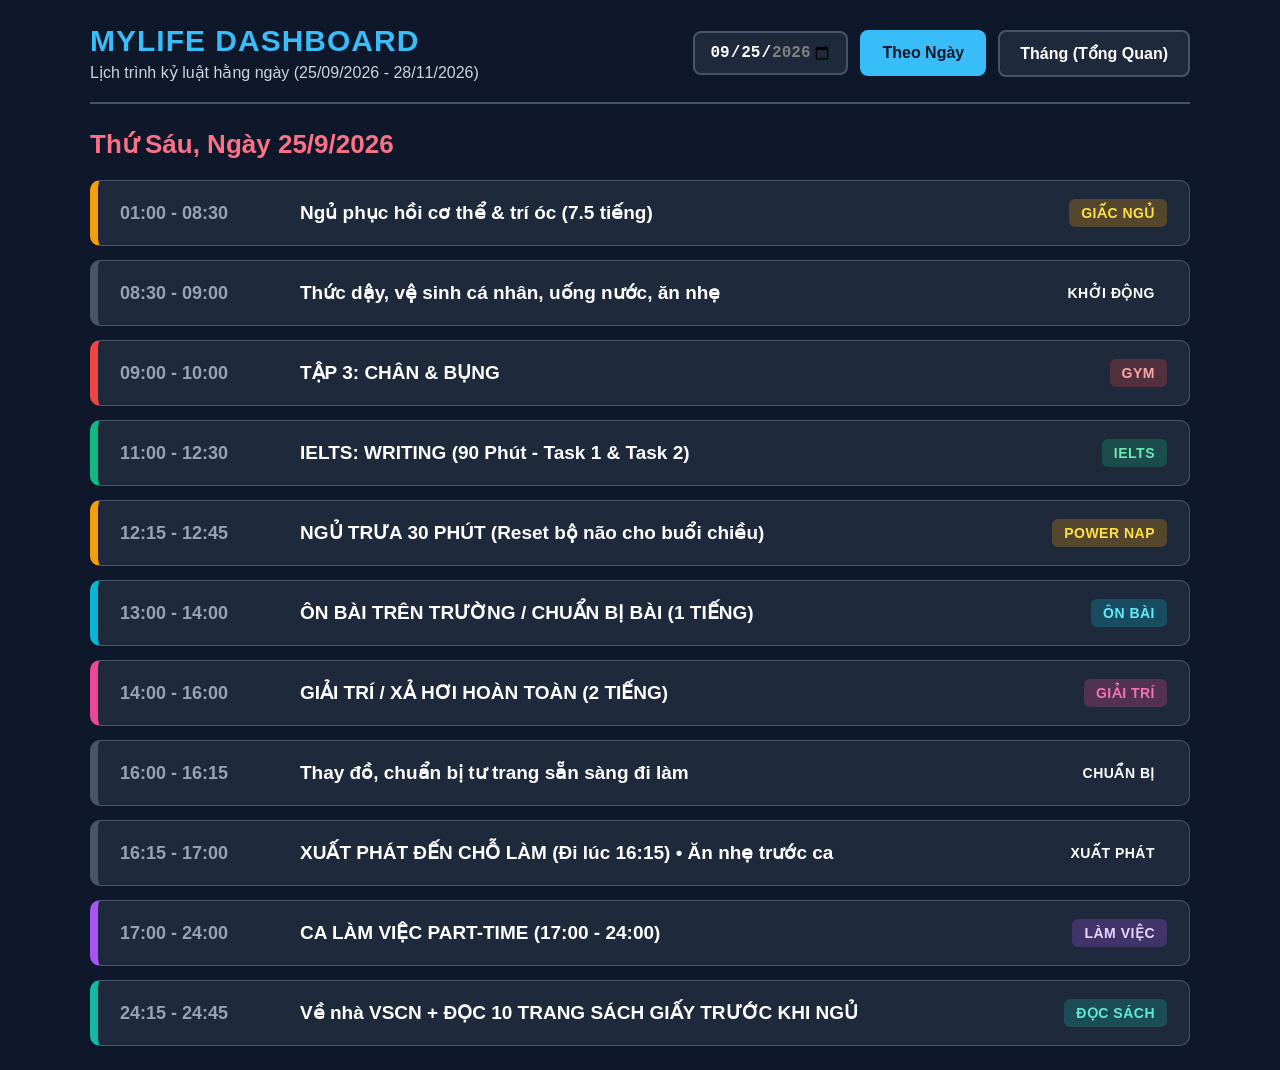
<file: index.html>
<!DOCTYPE html>
<html lang="vi">
<head>
    <meta charset="UTF-8">
    <meta name="viewport" content="width=device-width, initial-scale=1.0">
    <title>MyLife Schedule — Roadmap to Nov 28</title>
    <style>
        :root {
            --bg-main: #0f172a;
            --bg-card: #1e293b;
            --bg-hover: #334155;
            --border-color: #475569;
            --text-main: #ffffff;
            --text-sub: #cbd5e1;
            
            --accent-gym: #ef4444;
            --accent-ielts: #10b981;
            --accent-ca3: #3b82f6;
            --accent-work: #a855f7;
            --accent-nap: #f59e0b;
            --accent-study: #06b6d4;
            --accent-relax: #ec4899;
            --accent-book: #14b8a6;
        }

        * { box-sizing: border-box; margin: 0; padding: 0; }
        body {
            font-family: -apple-system, BlinkMacSystemFont, "Segoe UI", Roboto, Arial, sans-serif;
            background-color: var(--bg-main);
            color: var(--text-main);
            padding: 24px;
            min-height: 100vh;
            font-size: 18px; /* Cỡ chữ nền tăng lên */
        }

        .container {
            max-width: 1100px;
            margin: 0 auto;
        }

        header {
            display: flex;
            justify-content: space-between;
            align-items: center;
            margin-bottom: 25px;
            padding-bottom: 20px;
            border-bottom: 2px solid var(--border-color);
            flex-wrap: wrap;
            gap: 15px;
        }

        h1 { 
            font-size: 30px; 
            color: #38bdf8; 
            text-transform: uppercase; 
            letter-spacing: 1px;
            font-weight: 800;
        }
        
        .subtitle { 
            font-size: 16px; 
            color: var(--text-sub); 
            margin-top: 5px;
        }

        .controls {
            display: flex;
            gap: 12px;
            align-items: center;
        }

        button {
            background: var(--bg-card);
            color: var(--text-main);
            border: 2px solid var(--border-color);
            padding: 12px 20px;
            border-radius: 8px;
            cursor: pointer;
            font-size: 16px;
            font-weight: 700;
            transition: all 0.2s;
        }

        button:hover, button.active {
            background: #38bdf8;
            color: #0f172a;
            border-color: #38bdf8;
        }

        input[type="date"] {
            background: var(--bg-card);
            color: var(--text-main);
            border: 2px solid var(--border-color);
            padding: 10px 14px;
            border-radius: 8px;
            font-size: 16px;
            font-weight: 600;
            outline: none;
        }

        /* View Layouts */
        .view-panel { display: none; }
        .view-panel.active-view { display: block; }

        /* Day View Cards */
        .day-header-title {
            font-size: 26px;
            margin-bottom: 20px;
            color: #fb7185;
            font-weight: 800;
            display: flex;
            align-items: center;
            gap: 12px;
        }

        .timeline {
            display: flex;
            flex-direction: column;
            gap: 14px;
        }

        .time-block {
            background: var(--bg-card);
            border: 1px solid var(--border-color);
            border-left: 8px solid var(--border-color);
            border-radius: 10px;
            padding: 18px 22px;
            display: flex;
            justify-content: space-between;
            align-items: center;
            transition: transform 0.1s;
        }

        .time-block:hover { transform: translateX(4px); }

        .time-label {
            font-size: 18px;
            font-weight: 800;
            color: #94a3b8;
            width: 180px;
            flex-shrink: 0;
        }

        .activity-desc {
            font-size: 19px;
            flex-grow: 1;
            font-weight: 600;
            line-height: 1.4;
            padding-right: 15px;
        }

        .badge {
            font-size: 14px;
            padding: 6px 12px;
            border-radius: 6px;
            font-weight: 800;
            text-transform: uppercase;
            letter-spacing: 0.5px;
            flex-shrink: 0;
        }

        /* Block colors */
        .b-gym { border-left-color: var(--accent-gym); }
        .b-gym .badge { background: rgba(239, 68, 68, 0.25); color: #fca5a5; }

        .b-ielts { border-left-color: var(--accent-ielts); }
        .b-ielts .badge { background: rgba(16, 185, 129, 0.25); color: #6ee7b7; }

        .b-ca3 { border-left-color: var(--accent-ca3); }
        .b-ca3 .badge { background: rgba(59, 130, 246, 0.25); color: #93c5fd; }

        .b-work { border-left-color: var(--accent-work); }
        .b-work .badge { background: rgba(168, 85, 247, 0.25); color: #e9d5ff; }

        .b-nap { border-left-color: var(--accent-nap); }
        .b-nap .badge { background: rgba(245, 158, 11, 0.25); color: #fde047; }

        .b-study { border-left-color: var(--accent-study); }
        .b-study .badge { background: rgba(6, 182, 212, 0.25); color: #67e8f9; }

        .b-relax { border-left-color: var(--accent-relax); }
        .b-relax .badge { background: rgba(236, 72, 153, 0.25); color: #f472b6; }

        .b-book { border-left-color: var(--accent-book); }
        .b-book .badge { background: rgba(20, 184, 166, 0.25); color: #5eead4; }

        /* Calendar Grid View */
        .calendar-grid {
            display: grid;
            grid-template-columns: repeat(7, 1fr);
            gap: 10px;
        }

        .cal-head {
            text-align: center;
            font-size: 16px;
            font-weight: 800;
            color: #38bdf8;
            padding: 12px;
            background: var(--bg-card);
            border-radius: 6px;
        }

        .cal-day {
            background: var(--bg-card);
            border: 2px solid var(--border-color);
            border-radius: 8px;
            min-height: 110px;
            padding: 10px;
            font-size: 14px;
            cursor: pointer;
            display: flex;
            flex-direction: column;
            gap: 6px;
        }

        .cal-day:hover { border-color: #38bdf8; }
        .cal-day.today { border: 3px solid #38bdf8; background: #1e293b; }
        .cal-day.other-month { opacity: 0.2; }

        .cal-date { font-weight: 800; font-size: 16px; margin-bottom: 2px; }
        .dot-tag {
            font-size: 12px;
            padding: 3px 6px;
            border-radius: 4px;
            font-weight: 700;
            white-space: nowrap;
            overflow: hidden;
            text-overflow: ellipsis;
        }

        @media (max-width: 768px) {
            .time-block { flex-direction: column; align-items: flex-start; gap: 8px; }
            .time-label { width: 100%; font-size: 16px; }
            .activity-desc { font-size: 17px; }
            .calendar-grid { grid-template-columns: repeat(1, 1fr); }
            .cal-head { display: none; }
        }
    </style>
</head>
<body>

<div class="container">
    <header>
        <div>
            <h1>Mylife Dashboard</h1>
            <p class="subtitle">Lịch trình kỷ luật hằng ngày (25/09/2026 - 28/11/2026)</p>
        </div>
        <div class="controls">
            <input type="date" id="datePicker" value="2026-09-25" min="2026-09-25" max="2026-11-28">
            <button class="active" onclick="switchView('day')">Theo Ngày</button>
            <button onclick="switchView('calendar')">Tháng (Tổng Quan)</button>
        </div>
    </header>

    <!-- DAY VIEW -->
    <div id="dayView" class="view-panel active-view">
        <div class="day-header-title" id="dayTitle">Thứ Cực Kỳ Kỷ Luật</div>
        <div class="timeline" id="timelineContainer">
            <!-- Dynamic Injection -->
        </div>
    </div>

    <!-- CALENDAR VIEW -->
    <div id="calendarView" class="view-panel">
        <div class="calendar-grid" id="calendarGrid">
            <!-- Dynamic Calendar Injection -->
        </div>
    </div>
</div>

<script>
    // Specific Ca 3 irregular dates in Oct & Nov 2026
    const ca3SpecialDates = [
        "2026-10-26", "2026-10-27",
        "2026-11-02", "2026-11-03", "2026-11-09", "2026-11-10",
        "2026-11-16", "2026-11-17", "2026-11-23", "2026-11-24"
    ];

    let currentDate = "2026-09-25";

    function isCa3Day(dateStr, dayOfWeek) {
        if ([3, 4, 6].includes(dayOfWeek)) return true;
        return ca3SpecialDates.includes(dateStr);
    }

    function renderDayView(dateStr) {
        const dateObj = new Date(dateStr);
        const dayOfWeek = dateObj.getDay();
        const dayNames = ["Chủ Nhật", "Thứ Hai", "Thứ Ba", "Thứ Tư", "Thứ Năm", "Thứ Sáu", "Thứ Bảy"];
        
        document.getElementById("dayTitle").innerText = `${dayNames[dayOfWeek]}, Ngày ${dateObj.getDate()}/${dateObj.getMonth() + 1}/${dateObj.getFullYear()}`;
        
        const hasCa3 = isCa3Day(dateStr, dayOfWeek);
        const container = document.getElementById("timelineContainer");
        container.innerHTML = "";

        // Standard Sleep
        addBlock(container, "01:00 - 08:30", "Ngủ phục hồi cơ thể & trí óc (7.5 tiếng)", "GIẤC NGỦ", "b-nap");
        
        // Wakeup
        addBlock(container, "08:30 - 09:00", "Thức dậy, vệ sinh cá nhân, uống nước, ăn nhẹ", "KHỞI ĐỘNG", "");

        // Morning Gym (Mon, Wed, Fri)
        if (dayOfWeek === 1) addBlock(container, "09:00 - 10:00", "TẬP 1: ĐẨY (Ngực - Vai - Tay sau)", "GYM", "b-gym");
        else if (dayOfWeek === 3) addBlock(container, "09:00 - 10:00", "TẬP 2: KÉO (Lưng - Tay trước)", "GYM", "b-gym");
        else if (dayOfWeek === 5) addBlock(container, "09:00 - 10:00", "TẬP 3: CHÂN & BỤNG", "GYM", "b-gym");

        // IELTS Sessions (Mon, Wed, Fri, Sun)
        if (dayOfWeek === 1) addBlock(container, "10:45 - 12:15", "IELTS: READING (90 Phút - Full Test & Dịch)", "IELTS", "b-ielts");
        else if (dayOfWeek === 3) addBlock(container, "11:00 - 12:00", "IELTS: LISTENING (60 Phút - Test + Chép chính tả)", "IELTS", "b-ielts");
        else if (dayOfWeek === 5) addBlock(container, "11:00 - 12:30", "IELTS: WRITING (90 Phút - Task 1 & Task 2)", "IELTS", "b-ielts");
        else if (dayOfWeek === 0) addBlock(container, "10:00 - 11:00", "IELTS: SPEAKING (60 Phút - Luyện theo Forecast)", "IELTS", "b-ielts");

        // Nap
        addBlock(container, "12:15 - 12:45", "NGỦ TRƯA 30 PHÚT (Reset bộ não cho buổi chiều)", "POWER NAP", "b-nap");

        // Afternoon Schedule: Ca 3 vs Free
        if (hasCa3) {
            addBlock(container, "12:45 - 13:00", "Di chuyển nhanh tới trường", "DI CHUYỂN", "");
            addBlock(container, "13:00 - 15:40", "HỌC CA 3 TRÊN TRƯỜNG", "HỌC CA 3", "b-ca3");
            addBlock(container, "15:40 - 16:15", "Tan học, di chuyển thong thả sang chỗ làm", "DI CHUYỂN", "");
        } else {
            addBlock(container, "13:00 - 14:00", "ÔN BÀI TRÊN TRƯỜNG / CHUẨN BỊ BÀI (1 TIẾNG)", "ÔN BÀI", "b-study");
            addBlock(container, "14:00 - 16:00", "GIẢI TRÍ / XẢ HƠI HOÀN TOÀN (2 TIẾNG)", "GIẢI TRÍ", "b-relax");
            addBlock(container, "16:00 - 16:15", "Thay đồ, chuẩn bị tư trang sẵn sàng đi làm", "CHUẨN BỊ", "");
        }

        // Work Commute & Shift
        addBlock(container, "16:15 - 17:00", "XUẤT PHÁT ĐẾN CHỖ LÀM (Đi lúc 16:15) • Ăn nhẹ trước ca", "XUẤT PHÁT", "");
        addBlock(container, "17:00 - 24:00", "CA LÀM VIỆC PART-TIME (17:00 - 24:00)", "LÀM VIỆC", "b-work");

        // Post work Book Reading
        addBlock(container, "24:15 - 24:45", "Về nhà VSCN + ĐỌC 10 TRANG SÁCH GIẤY TRƯỚC KHI NGỦ", "ĐỌC SÁCH", "b-book");
    }

    function addBlock(parent, time, desc, tagText, typeClass) {
        const div = document.createElement("div");
        div.className = `time-block ${typeClass}`;
        div.innerHTML = `
            <div class="time-label">${time}</div>
            <div class="activity-desc">${desc}</div>
            ${tagText ? `<div class="badge">${tagText}</div>` : ''}
        `;
        parent.appendChild(div);
    }

    function renderCalendarView() {
        const grid = document.getElementById("calendarGrid");
        grid.innerHTML = "";

        const dayHeaders = ["CN", "T2", "T3", "T4", "T5", "T6", "T7"];
        dayHeaders.forEach(h => {
            const div = document.createElement("div");
            div.className = "cal-head";
            div.innerText = h;
            grid.appendChild(div);
        });

        let start = new Date("2026-09-25");
        let end = new Date("2026-11-28");
        
        for(let i=0; i<start.getDay(); i++) {
            const empty = document.createElement("div");
            empty.className = "cal-day other-month";
            grid.appendChild(empty);
        }

        for (let d = new Date(start); d <= end; d.setDate(d.getDate() + 1)) {
            const dateStr = d.toISOString().split("T")[0];
            const dayOfWeek = d.getDay();
            const dayCell = document.createElement("div");
            dayCell.className = `cal-day ${dateStr === currentDate ? 'today' : ''}`;
            dayCell.onclick = () => {
                currentDate = dateStr;
                document.getElementById("datePicker").value = dateStr;
                switchView('day');
            };

            let tagsHtml = `<div class="cal-date">${d.getDate()}/${d.getMonth()+1}</div>`;

            if ([1,3,5].includes(dayOfWeek)) {
                tagsHtml += `<div class="dot-tag" style="background:rgba(239,68,68,0.3);color:#fca5a5;">Gym</div>`;
            }
            if ([1,3,5,0].includes(dayOfWeek)) {
                tagsHtml += `<div class="dot-tag" style="background:rgba(16,185,129,0.3);color:#6ee7b7;">IELTS</div>`;
            }
            if (isCa3Day(dateStr, dayOfWeek)) {
                tagsHtml += `<div class="dot-tag" style="background:rgba(59,130,246,0.3);color:#93c5fd;">Ca 3</div>`;
            }

            dayCell.innerHTML = tagsHtml;
            grid.appendChild(dayCell);
        }
    }

    function switchView(viewName) {
        document.querySelectorAll('.view-panel').forEach(p => p.classList.remove('active-view'));
        document.querySelectorAll('.controls button').forEach(b => b.classList.remove('active'));

        if (viewName === 'day') {
            document.getElementById('dayView').classList.add('active-view');
            event.target.classList.add('active');
            renderDayView(currentDate);
        } else {
            document.getElementById('calendarView').classList.add('active-view');
            event.target.classList.add('active');
            renderCalendarView();
        }
    }

    document.getElementById("datePicker").addEventListener("change", (e) => {
        currentDate = e.target.value;
        renderDayView(currentDate);
    });

    renderDayView(currentDate);
</script>

</body>
</html>
</file>
